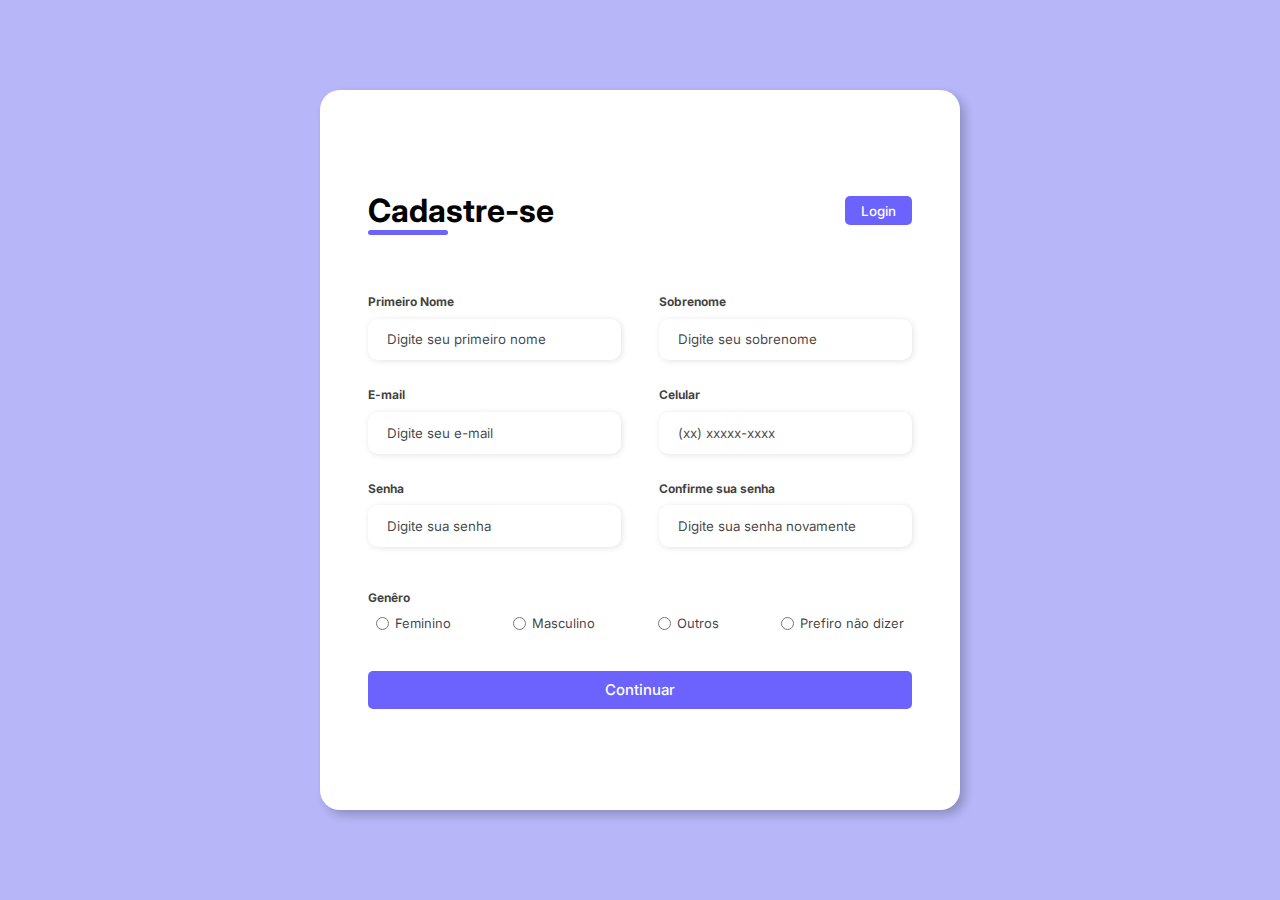
<file: index.htm>
<!DOCTYPE html>
<html lang="pt-br">
<head>
    <link rel="stylesheet" href="assets/css/style.css">
    <meta charset="UTF-8">
    <meta name="viewport" content="width=device-width, initial-scale=1.0">
    <title>Form</title>
</head>
<body>
    <div class="container">
        <div class="form-image">
            <img src="assets/images/undraw_forms_re_pkrt.svg" alt="">
        </div>
        <div class="form">
            <form action="#">
                <div class="header-form">
                    <div class="title">
                        <h1>Cadastre-se</h1>
                    </div>
                    <div class="login-button"><button><a href="pagina-login.htm">Login</a></button></div>
                </div>
                <div class="input-group">
                    <div class="input-box">
                        <label for="first-name">Primeiro Nome</label>
                        <input type="text" name="first-name" id="first-name"  required placeholder="Digite seu primeiro nome">
                    </div>
                    <div class="input-box">
                        <label for="last-name">Sobrenome</label>
                        <input type="text" name="last-name" id="last-name" required placeholder="Digite seu sobrenome">
                    </div>
                    <div class="input-box">
                        <label for="email">E-mail</label>
                        <input type="email" name="email" id="email" required placeholder="Digite seu e-mail">
                    </div>
                    <div class="input-box">
                        <label for="celular">Celular</label>
                        <input type="tel" name="celular" id="celular" required placeholder="(xx) xxxxx-xxxx">
                    </div>
                    <div class="input-box">
                        <label for="password">Senha</label>
                        <input type="password" name="password" id="password" required placeholder="Digite sua senha">
                    </div>
                    <div class="input-box">
                        <label for="password">Confirme sua senha</label>
                        <input type="password" name="password" id="password" required placeholder="Digite sua senha novamente">
                    </div>
                </div>
                <div class="gender-inputs">
                    <div class="gender-title">
                        <h6>Genêro</h6>
                    </div>
                    <div class="gender-group">
                        <div class="gender-input">
                            <input type="radio" id="female" name="gender">
                            <label for="female">Feminino</label>
                        </div>

                        <div class="gender-input">
                            <input type="radio" id="male" name="gender">
                            <label for="male">Masculino</label>
                        </div>
                        
                        <div class="gender-input">
                            <input type="radio" id="others" name="gender">
                            <label for="others">Outros</label>
                        </div>

                        <div class="gender-input">
                            <input type="radio" id="none" name="gender">
                            <label for="none">Prefiro não dizer</label>
                        </div>
                    </div>
                </div>
                <div class="continue-button">
                    <button><a href="#">Continuar</a></button>
                </div>
            </form>
        </div>
    </div>
</body>
</html>
</file>
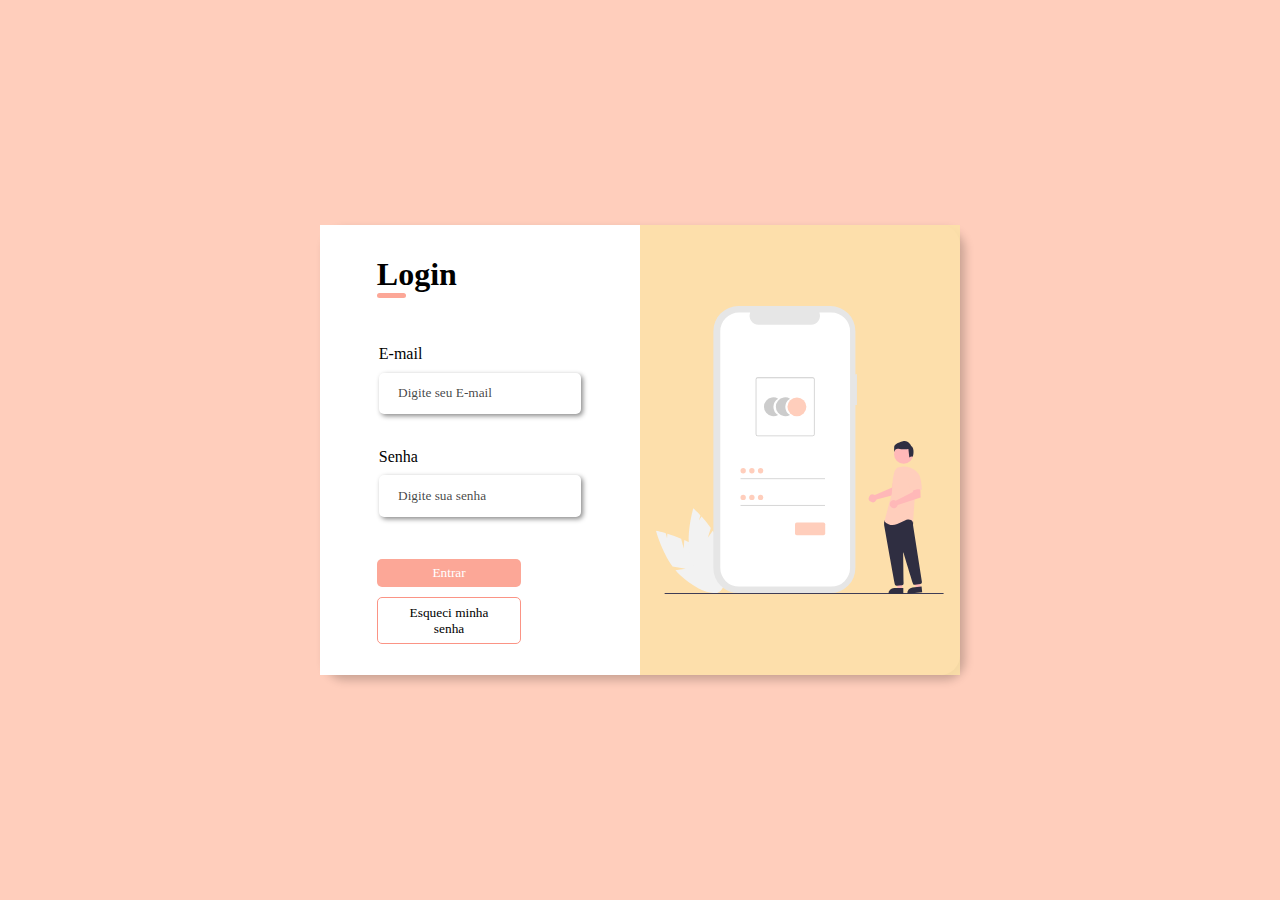
<file: pagina-login.htm>
<!DOCTYPE html>
<html lang="pt-br">
<head>
    <meta charset="UTF-8">
    <meta name="viewport" content="width=device-width, initial-scale=1.0">
    <title>Login</title>
    <link rel="stylesheet" href="assets1/css/style.css">
</head>
<body>
    <main class="container">
        <div class="form">
            <form action="#">
                <div class="form-header">
                    <h1>Login</h1>
                </div>
                <div class="input-group">
                    <div class="input-box">
                        <label for="email">E-mail</label>
                        <input type="email" name="email" id="email" required placeholder="Digite seu E-mail">
                        
                    </div>
                    <div class="input-box">
                        <label for="password">Senha</label>
                        <input type="password" name="password" id="password" required placeholder="Digite sua senha" minlength="6">
                    </div>
                </div>
                <div class="buttons">
                    <div class="enter-button">
                        <button><a href="#">Entrar</a></button>
                    </div>
                    <div class="forgot-password">
                        <button><a href="#">Esqueci minha senha</a></button>
                    </div>
                </div>
            </form>
        </div>
        <div class="form-image">
            <img src="assets1/images/undraw_access_account_re_8spm.svg" alt="">
        </div>
    </main>
</body>
</html>
</file>
<file: assets/css/style.css>
@import url('https://fonts.googleapis.com/css2?family=Inter:wght@100..900&display=swap');

*{
    margin: 0;
    padding: 0;
    box-sizing: border-box;
    font-family: 'Inter', sans-serif;
}

body{
    width: 100%;
    height: 100vh;
    display: flex;
    justify-content: center;
    align-items: center;
    background-color: #0c0ce94d;
}

.container{
    width: 80%;
    height: 80vh;
    display: flex;
    box-shadow: 5px 5px 10px rgba(0, 0, 0, .212);
    border-radius: 20px;
}

.form-image{
    width: 50%;
    display: flex;
    justify-content: center;
    align-items: center;
    background-color: #fde3a7d7;
    padding: 1rem;
    border-top-left-radius: 20px;
    border-bottom-left-radius: 20px;
}

.form-image img{
    width: 31rem;
}

.form{
    width: 50%;
    display: flex;
    justify-content: center;
    align-items: center;
    flex-direction: column;
    background-color: #fff;
    padding: 3rem;
    border-top-right-radius: 20px;
    border-bottom-right-radius: 20px;
}

.header-form{
    display: flex;
    justify-content: space-between;
    margin-bottom: 3rem;
}

.login-button{
    display: flex;
    align-items: center;
}

.login-button button{
    border: none;
    background-color: #6c63ff;
    padding: 0.4rem 1rem;
    border-radius: 5px;
    cursor: pointer;
}

.login-button button:hover{
    background-color: #6b63fff1;
}
.login-button button a{
    text-decoration: none;
    font-weight: 500;
    color: #fff;
}

.header-form h1::after{
    content: '';
    display: flex;
    width: 5rem;
    height: 0.3rem;
    background-color: #6c63ff;
    margin: 0 auto;
    position: absolute;
    border-radius: 10px;
}

.input-group{
    flex-wrap: wrap;
    display: flex;
    justify-content: space-between;
    padding: 1rem 0;
}

.input-box{
    display: flex;
    flex-direction: column;
    margin-bottom: 1.1rem;
}

.input-box input{
    margin: 0.6rem 0;
    padding: 0.8rem 1.2rem;
    border: none;
    border-radius: 10px;
    box-shadow: 1px 1px 6px #0000001c;
}

.input-box input:hover{
    background-color: #eeeeee75;
}

.input-box input:focus-visible{
    outline: 1px solid #6c63ff;
}

.input-box label,
.gender-title h6 {  
    font-size: 0.75rem;
    font-weight: bolder;
    color: #000000c0;
}

.input-box input::placeholder{
    color: #000000be;
}

.gender-group{
    display: flex;
    justify-content: space-between;
    margin-top: 0.62rem;
    padding: 0 0.5rem;
}

.gender-input{
    display: flex;
    align-items: center;
}

.gender-input input{
    margin-right: 0.35rem;
}

.gender-input label{
    font-size: 0.81rem;
    font-size: 600;
    color: #000000c0;
}

.continue-button button{
    width: 100%;
    margin-top: 2.5rem;
    border: none;
    background-color: #6c63ff;
    padding: 0.62rem;
    border-radius: 5px;
    cursor: pointer;
}

.continue-button button:hover{
    background-color: #6b63fff1;
}

.continue-button button a {
    text-decoration: none;
    font-size: 0.93rem;
    font-weight: 500;
    color: #fff;
}

@media screen and (max-width: 1330px) {
    .form-image{
        display: none;
    }
    .container{
        width: 50%;
    }
    .form{
        border-radius: 20px;
        width: 100%;
    }
}

@media screen and (max-width:1064px) {
    .container{
        width: 90%;
        height: auto;
    }
    .input-group{
        flex-direction: column;
        overflow-y: scroll;
        flex-wrap: nowrap;
        max-height: 10rem;
        padding-right: 5rem;
    }

    .gender-input{
        margin-top: 2rem;
        margin-top: 0.5rem;
    }
    .gender-group{
        flex-direction: column;
    }

    .gender-title{
        margin-top: 1rem;
    }
    .form{
        border-radius: 20px;
    }
}
</file>
<file: assets1/css/style.css>
*{
    margin: 0;
    padding: 0;
    font-family: cursive;
    box-sizing: border-box;
}

body{
    background-color: #ffcebc;
    width: 100vw;
    height: 100vh;
    display: flex;
    justify-content: center;
    align-items: center;
}

.container{
    display: flex;
    width: 50%;
    height: 50%;
    box-shadow: 5px 5px 10px rgba(0, 0, 0, .212);
    border-radius: 20px;
}

.buttons{
    display: flex;
    flex-direction: column;
}

button{
    margin-top: 10px;
}

.enter-button{
    display: flex;
    align-items: center;
}

.enter-button button{
    width: 70%;
    border: none;
    background-color: #fca797;
    padding: 0.4rem 1rem;
    border-radius: 5px;
    cursor: pointer;
}

button a{
    text-decoration: none;
    color: white;
    border: none;
}

.forgot-password{
    display: flex;
    align-items: center;
}

.forgot-password button{
        width: 70%;
        border: 1px solid #fb9485;
        background-color: transparent;
        padding: 0.4rem 1rem;
        border-radius: 5px;
        cursor: pointer;
}

.forgot-password button a{
    color: black;
}

.form-image{
    width: 50%;
    display: flex;
    justify-content: center;
    align-items: center;
    padding: 1rem;
    background-color: #fde3a7d7;
}

.form-image img{
    width: 18rem;
}

.form{
    width: 50%;
    display: flex;
    justify-content: center;
    align-items: center;
    flex-direction: column;
    background-color: #fff;
    padding: 3rem;
}

h1{
    margin-bottom: 50px;
}

h1::after{
    content: '';
    display: flex;
    width: 1.8rem;
    height: 0.3rem;
    background-color: #fca797;
    margin: 0 auto;
    position: absolute;
    border-radius: 10px;

}

.input-box a{
    border: none;
}



.input-box{
    padding: 2px;
    border: none;
    display: flex;
    flex-direction: column;
    margin-bottom: 20px;
    
}

.input-box input{
    border: none;
    border-radius: 5px;
    box-shadow: 2px 2px 5px rgba(0, 0, 0, 0.466);
    margin: 0.6rem 0;
    padding: 0.8rem 1.2rem;
}

.input-box input:hover{
    background-color: rgba(206, 205, 205, 0.24);
}

.input-box input:focus-visible{
    outline: 3px solid #fca797;
}

.input-box ::placeholder{
    color: #000000be;
}


.enter-button :hover{
    background-color: #fb9485;
}

.forgot-password :hover{
    background-color: #ffcebc;
}


@media screen and (max-width:1200px) {
    
    .form-image img{
        width: 10rem;
    }

    .form{
        width: 50%;
    }
    
}

@media screen and (max-width:1000px) {
    .form-image{
        display: none;
    }
    .form{
        width: 100%;
        border-radius: 10px;
    }

    .container{
        width: 50%;
        height: 70%;
    }
}

@media screen and (max-width:500px) {
    .form-image{
        display: none;
    }
    .form{
        width: 100%;
        border-radius: 10px;
    }

    .container{
        height: 90%;
        width: 90%;
    }

}
</file>
